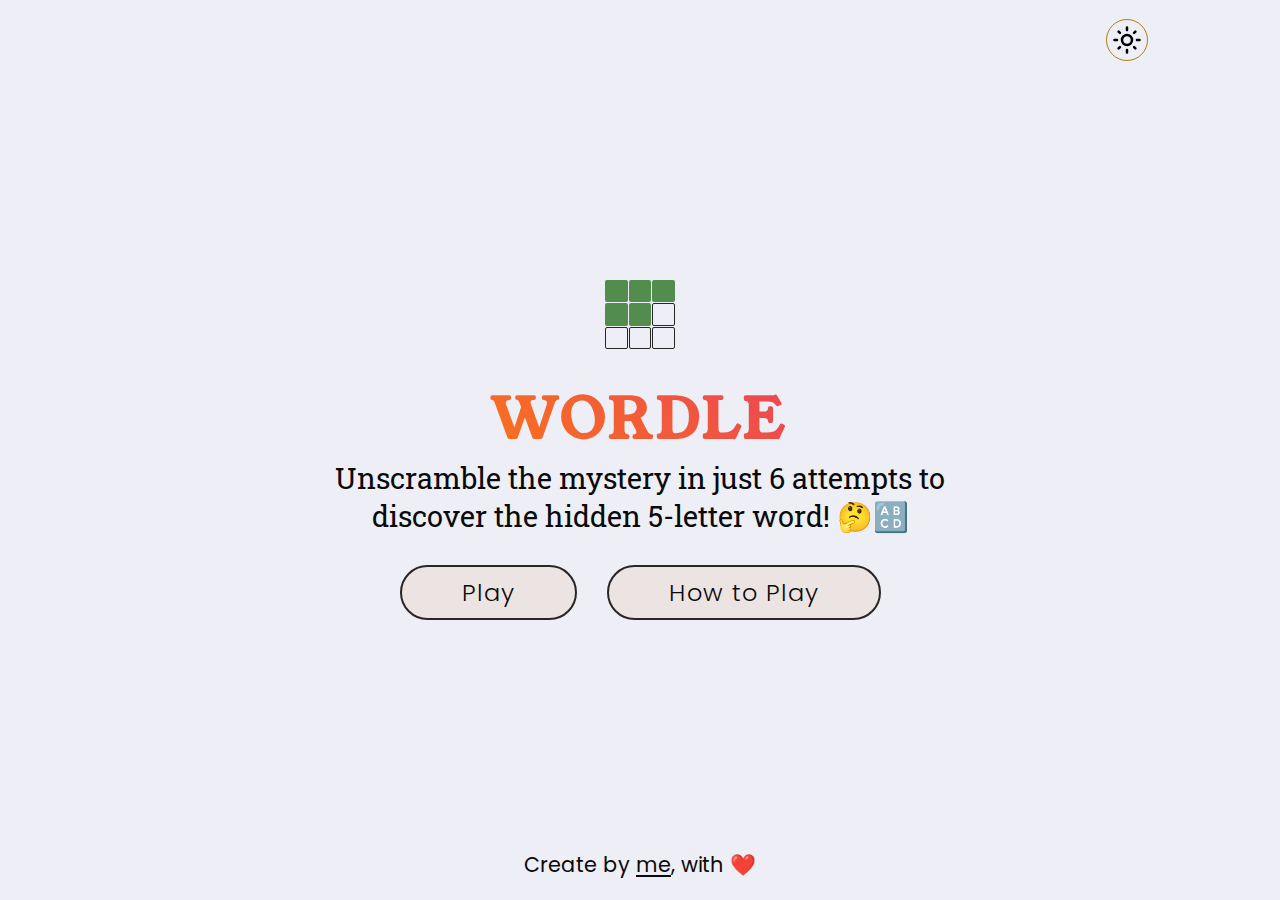
<file: index.html>
<!DOCTYPE html>
<html lang="en">
  <head>
    <meta charset="UTF-8" />
    <meta name="viewport" content="width=device-width, initial-scale=1.0" />
        <link rel="shortcut icon" href="./assets/Favicon-For-Wordle.svg" type="image/x-icon">
    <link rel="stylesheet" href="./src/css/style.css" />
    <title>Wordle</title>
  </head>
  <body data-theme="light">
    <main>
      <div class="theme">
        <img
          class="theme-icon"
          data-select-theme="dark"
          src="./assets/dark_mode_FILL0_wght400_GRAD0_opsz24.svg"
          alt=""
        />
        <img
          class="theme-icon"
          data-select-theme="light"
          src="./assets/light_mode_FILL0_wght400_GRAD0_opsz24.svg"
          alt=""
        />
      </div>
      <div class="header">
        <div class="wordle-box">
          <div class="tile dance-tiles"></div>
          <div class="tile dance-tiles"></div>
          <div class="tile dance-tiles"></div>
          <div class="tile dance-tiles"></div>
          <div class="tile dance-tiles"></div>
          <div class="tile"></div>
          <div class="tile"></div>
          <div class="tile"></div>
          <div class="tile"></div>
        </div>
        <div class="header-text">
          <h1 class="title">Wordle</h1>
          <h4 class="description">
            Unscramble the mystery in just 6 attempts to discover the hidden
            5-letter word! 🤔🔠
          </h4>
        </div>
        <div class="wordle-buttons">
          <button onclick="openWordle()" class="btn play-button">Play</button>
          <button data-play-btn class="btn rules-button">How to Play</button>
        </div>
      </div>

      <!-- How to play  -->
      <div data-play-container class="how-to-play-section">
        <button data-cut-btn class="cut-button"><svg xmlns="http://www.w3.org/2000/svg" height="1em" viewBox="0 0 384 512"><path d="M342.6 150.6c12.5-12.5 12.5-32.8 0-45.3s-32.8-12.5-45.3 0L192 210.7 86.6 105.4c-12.5-12.5-32.8-12.5-45.3 0s-12.5 32.8 0 45.3L146.7 256 41.4 361.4c-12.5 12.5-12.5 32.8 0 45.3s32.8 12.5 45.3 0L192 301.3 297.4 406.6c12.5 12.5 32.8 12.5 45.3 0s12.5-32.8 0-45.3L237.3 256 342.6 150.6z"/></svg></button>
        <div class="how-to-play-description">
          <h2>How To Play</h2>
          <p>Guess the Wordle in 6 tries.</p>
          <ul>
            <li>Each guess must be a valid 5-letter word.</li>
            <li>
              The color of the tiles will change to show how close your guess
              was to the word.
            </li>
          </ul>
        </div>
        <div class="examples">
          <h4>Examples</h4>
          <div class="example correct-spot">
            <div class="tiles">
              <div class="tile flip correct">A</div>
              <div class="tile">P</div>
              <div class="tile">P</div>
              <div class="tile">L</div>
              <div class="tile">E</div>
            </div>
            <p><strong>A</strong> is in the word and in the correct spot.</p>
          </div>
          <div class="example wrong-spot">
            <div class="tiles">
              <div class="tile">A</div>
              <div class="tile wrong-location flip">P</div>
              <div class="tile">P</div>
              <div class="tile">L</div>
              <div class="tile">E</div>
            </div>
            <p><strong>P</strong> is in the word but in the wrong spot.</p>
          </div>
          <div class="example not-in-word">
            <div class="tiles">
              <div class="tile">A</div>
              <div class="tile">P</div>
              <div class="tile">P</div>
              <div class="tile flip wrong">L</div>
              <div class="tile">E</div>
            </div>
            <p><strong>L</strong> is not in the word in any spot.</p>
          </div>
        </div>
      </div>

      </div>
    </main>

    <footer>
      <p class="about">
        Create by
        <a href="https://abhinavyadav.bio.link/" target="_blank">me</a>, with ❤️
      </p>
    </footer>
    <script src="./src/js/script.js"></script>
    <script src="./src/js/theme.js"></script>
  </body>
</html>
</file>
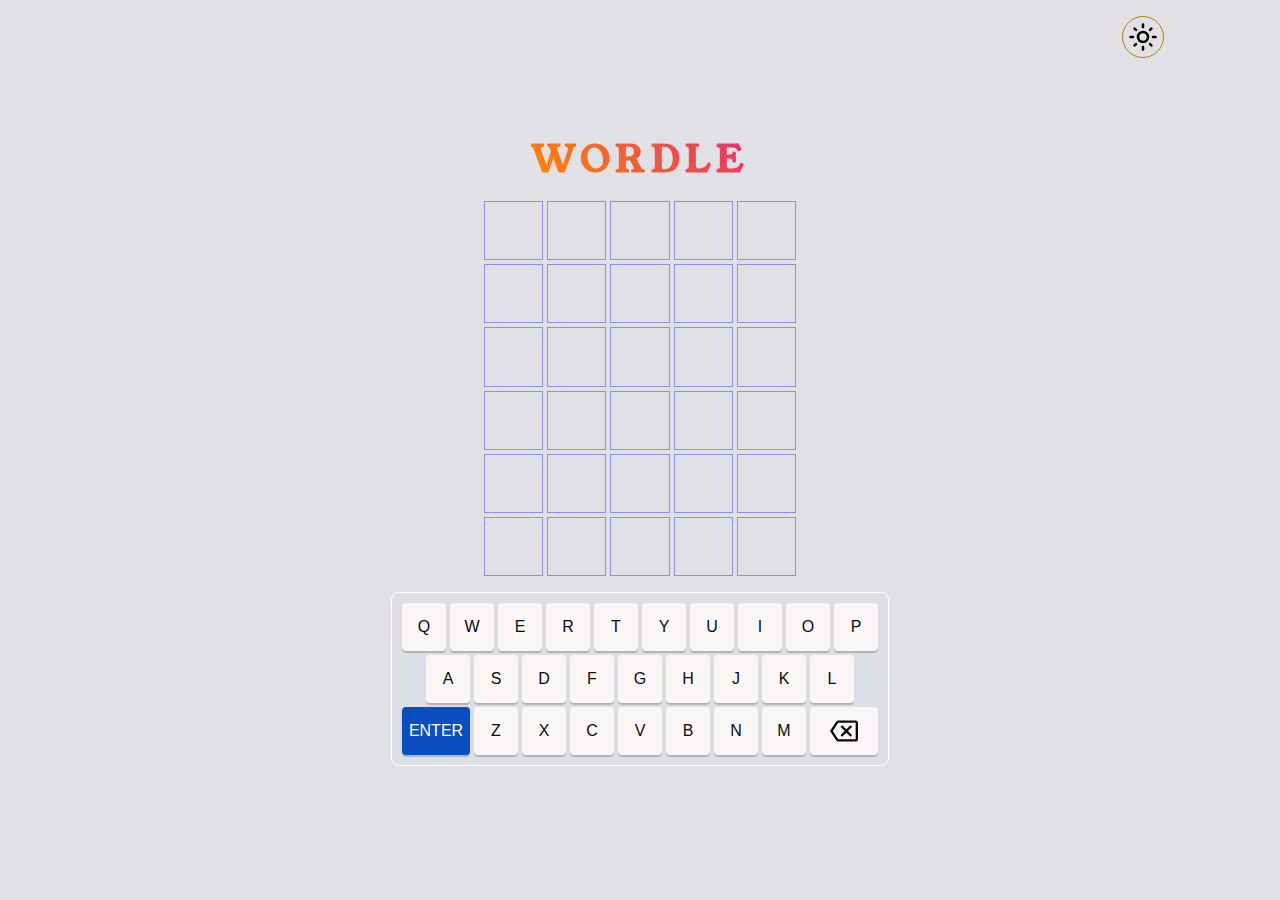
<file: src/html/wordle.html>
<!DOCTYPE html>
<html lang="en">
  <head>
    <meta charset="UTF-8" />
    <meta name="viewport" content="width=device-width, initial-scale=1.0" />
        <link rel="shortcut icon" href="../../assets/Favicon-For-Wordle.svg" type="image/x-icon">
    <link rel="stylesheet" href="../css/wordle.css" />
    <title>Play Wordle</title>
  </head>
  <body data-theme="light">
    <div class="theme">
      <img
        class="theme-icon"
        data-select-theme="dark"
        src="../../assets/dark_mode_FILL0_wght400_GRAD0_opsz24.svg"
        alt=""
      />
      <img
        class="theme-icon"
        data-select-theme="light"
        src="../../assets/light_mode_FILL0_wght400_GRAD0_opsz24.svg"
        alt=""
      />
    </div>
    <div class="header">
      <h1 class="heading">WORDLE</h1>
    </div>
    <div class="alert-container" data-alert-container></div>
    <div data-guess-grid class="guess-grid">
      <div class="tile"></div>
      <div class="tile"></div>
      <div class="tile"></div>
      <div class="tile"></div>
      <div class="tile"></div>
      <div class="tile"></div>
      <div class="tile"></div>
      <div class="tile"></div>
      <div class="tile"></div>
      <div class="tile"></div>
      <div class="tile"></div>
      <div class="tile"></div>
      <div class="tile"></div>
      <div class="tile"></div>
      <div class="tile"></div>
      <div class="tile"></div>
      <div class="tile"></div>
      <div class="tile"></div>
      <div class="tile"></div>
      <div class="tile"></div>
      <div class="tile"></div>
      <div class="tile"></div>
      <div class="tile"></div>
      <div class="tile"></div>
      <div class="tile"></div>
      <div class="tile"></div>
      <div class="tile"></div>
      <div class="tile"></div>
      <div class="tile"></div>
      <div class="tile"></div>
    </div>
    <div data-keyboard class="keyboard">
      <button class="key" data-key="q">Q</button>
      <button class="key" data-key="w">W</button>
      <button class="key" data-key="e">E</button>
      <button class="key" data-key="r">R</button>
      <button class="key" data-key="t">T</button>
      <button class="key" data-key="y">Y</button>
      <button class="key" data-key="u">U</button>
      <button class="key" data-key="i">I</button>
      <button class="key" data-key="o">O</button>
      <button class="key" data-key="p">P</button>
      <div class="space"></div>
      <button class="key" data-key="a">A</button>
      <button class="key" data-key="s">S</button>
      <button class="key" data-key="d">D</button>
      <button class="key" data-key="f">F</button>
      <button class="key" data-key="g">G</button>
      <button class="key" data-key="h">H</button>
      <button class="key" data-key="j">J</button>
      <button class="key" data-key="k">K</button>
      <button class="key" data-key="l">L</button>
      <div class="space"></div>
      <button data-enter class="key large">ENTER</button>
      <button class="key" data-key="z">Z</button>
      <button class="key" data-key="x">X</button>
      <button class="key" data-key="c">C</button>
      <button class="key" data-key="v">V</button>
      <button class="key" data-key="b">B</button>
      <button class="key" data-key="n">N</button>
      <button class="key" data-key="m">M</button>
      <button data-delete class="key large">
        <svg
          data-delete
          xmlns="http://www.w3.org/2000/svg"
          height="24"
          viewBox="0 0 24 24"
          width="24"
        >
          <path
            fill="var(--color-tone-1)"
            d="M22 3H7c-.69 0-1.23.35-1.59.88L0 12l5.41 8.11c.36.53.9.89 1.59.89h15c1.1 0 2-.9 2-2V5c0-1.1-.9-2-2-2zm0 16H7.07L2.4 12l4.66-7H22v14zm-11.59-2L14 13.41 17.59 17 19 15.59 15.41 12 19 8.41 17.59 7 14 10.59 10.41 7 9 8.41 12.59 12 9 15.59z"
          ></path>
        </svg>
      </button>
    </div>

    <script src="../js/theme.js"></script>
    <script src="../js/wordle.js"></script>
  </body>
</html>
</file>
<file: src/css/style.css>
@import url("https://fonts.googleapis.com/css2?family=Poppins:ital,wght@0,200;0,400;0,700;1,500&family=Roboto+Slab:wght@300&family=Young+Serif&display=swap");
*,
*::after,
*::before {
  padding: 0;
  margin: 0;
  box-sizing: border-box;
  font-family: "Roboto Slab", serif;
}

:root,
[data-theme="dark"] {
  --text-clr: white;
  --bg-clr: hsl(240, 90%, 4%);
  --bg-btn-clr: rgba(255, 255, 255, 0.102);
  --bg-btn-hvr-clr: rgba(255, 255, 255, 0.007);
  --border-clr: hsl(0, 0%, 97%);
  --clr-theme-icon: white;
  --bg-how-to-play: rgb(37, 34, 34);
  --clr-fill-cut-icon: white;
}

:root,
[data-theme="light"] {
  --font-roboto-slab: "Roboto Slab", serif;
  --font-poppins: "Poppins", sans-serif;
  --text-clr: rgb(10, 10, 10);
  --bg-clr: hsl(240, 30%, 95%);
  --bg-btn-clr: rgb(236, 227, 227);
  --bg-btn-hvr-clr: rgb(224, 213, 213);
  --border-clr: hsl(0, 4%, 15%);
  --clr-theme-icon: black;
  --bg-how-to-play: rgb(208, 208, 208);
  --clr-fill-cut-icon: rgb(0, 0, 0);
}

body {
  background-color: var(--bg-clr);
  max-width: 1080px;
  height: 100vh;
  margin-inline: auto;
  padding: 0.4em;
  font-size: clamp(0.5rem, 2.5vmin, 1.5rem);
  display: flex;
  align-items: center;
  justify-content: center;
  color: var(--text-clr);
  position: relative;
}

ul,
li {
  margin: 0;
  padding: 0;
}

.theme {
  position: absolute;
  right: 2rem;
  top: 1.2rem;
  border: 1px solid rgb(168, 132, 13);
  border-radius: 50px;
  padding: 5px;
  display: flex;
  place-items: center;
}

.theme > [data-select-theme="dark"] {
  display: none;
}

.theme > .theme-icon {
  width: 30px;
}

.btn {
  font-family: var(--font-poppins);
  font-weight: 300;
  font-size: 1.5rem;
  outline: none;
  border: none;
  letter-spacing: 1px;
  padding: 8px 60px;
  color: var(--text-clr);
  border: 2px var(--border-clr) solid;
  background-color: var(--bg-btn-clr);
  border-radius: 30px;
  cursor: pointer;
}

.btn:hover {
  background-color: var(--bg-btn-hvr-clr);
}

.header {
  max-width: 700px;
  height: 600px;
  display: flex;
  flex-direction: column;
  align-items: center;
  justify-content: center;
  gap: 30px;
}

.wordle-box {
  display: grid;
  justify-content: center;
  align-content: center;
  grid-template-columns: repeat(3, 1.4rem);
  grid-template-rows: repeat(3, 1.4rem);
  gap: 1px;
}

.tile {
  border-radius: 2px;
  border: 0.05em solid var(--border-clr);
}

.tile.dance-tiles {
  border: none;
  background-color: hsl(115, 29%, 43%);
  animation: dance 2s infinite linear;
}
@keyframes dance {
  20% {
    transform: translateY(-50%);
  }

  40% {
    transform: translateY(5%);
  }

  60% {
    transform: translateY(-25%);
  }

  80% {
    transform: translateY(2.5%);
    background-color: hsl(49, 51%, 47%);
  }

  90% {
    transform: translateY(-5%);
  }

  100% {
    transform: translateY(0);
  }
}

.header-text {
  text-align: center;
}

.title {
  font-family: "Young Serif", sans-serif;
  font-size: 3.5rem;
  letter-spacing: 4px;
  margin-bottom: 1px;
  background: linear-gradient(45deg, #ff8a00, #e52e71);
  -webkit-background-clip: text;
  color: transparent;
  text-transform: uppercase;
}

.description {
  font-weight: 400;
  font-size: 1.8rem;
}

.wordle-buttons {
  display: flex;
  gap: 30px;
}

footer {
  position: absolute;
  bottom: 20px;
}

.about {
  font-family: var(--font-poppins);
  font-size: 1.3rem;
}

.about > a {
  font-family: inherit;
  text-decoration-thickness: 2px;
  text-underline-offset: 3px;
  color: inherit;
  text-decoration-color: var(--text-clr);
}
.about > a:hover {
  background: linear-gradient(45deg, #ff8a00, #e52e71);
  -webkit-background-clip: text;
  color: transparent;
  text-decoration: none;
}

/* How to Play Banner */
.how-to-play-section {
  top: -200%;
  left: 50%;
  transform: translate(-50%, -50%);
  position: absolute;
  background-color: var(--bg-how-to-play);
  border-radius: 10px;
  padding-inline: 1.7rem;
  padding-block: 1.4rem;
  transition: top 0.5s ease;
  max-width: 620px;
  width: 100%;
}

.cut-button {
  position: absolute;
  right: 1.7rem;
  top: 1.4rem;
  background: none;
  border: none;
  cursor: pointer;
}
.cut-button > svg {
  font-size: 1.5rem;
  fill: var(--clr-fill-cut-icon);
}

.how-to-play-description {
  margin-top: 1rem;
}
.how-to-play-description > h2 {
  font-family: var(--font-poppins);
  font-size: 2rem;
}
.how-to-play-description > p {
  font-family: var(--font-poppins);
  font-size: 1.3rem;
  margin-bottom: 10px;
}
.how-to-play-description > ul > li {
  font-weight: 300;
  font-family: var(--font-poppins);
  font-size: 1.1rem;
  margin-left: 15px;
  line-height: 1.3;
}
.how-to-play-description > ul {
  margin-bottom: 1rem;
}

.examples > h4 {
  font-family: var(--font-poppins);
  font-weight: 500;
  font-size: 1.3rem;
  margin-bottom: 8px;
}

.example:not(:nth-last-child(1)) {
  margin-bottom: 10px;
}

.example {
  display: flex;
  flex-direction: column;
  gap: 5px;
}
.example > p {
  font-family: var(--font-poppins);
  font-size: 1rem;
}
.example > p > strong {
  font-family: inherit;
  font-weight: 900;
}

.tiles {
  display: grid;
  grid-template-columns: repeat(5, 3rem);
  grid-template-rows: repeat(1, 3rem);
  gap: 4px;
}

.tile {
  font-family: var(--font-poppins);
  font-size: 2rem;
  text-align: center;
  font-weight: 900;
  user-select: none;
}

.tiles > .correct {
  border: none;
  background-color: hsl(115, 29%, 43%);
  color: white;
}
.tiles > .tile.wrong-location {
  border: none;
  background-color: hsl(49, 51%, 47%);
  color: white;
}
.tiles > .wrong {
  border: none;
  background-color: hsl(240, 2%, 23%);
  color: white;
}

@keyframes flip {
  from {
    transform: rotateX(90deg);
  }
  to {
    transform: rotateX(0);
  }
}

/* Media Queries */

@media only screen and (max-width: 800px) {
  .title {
    font-size: 2.8rem;
  }
  .description {
    max-width: 440px;
    font-size: 1.3rem;
  }
  .btn {
    font-size: 1.2rem;
    padding: 10px 15px;
    border-radius: 30px;
  }
  .wordle-buttons {
    display: flex;
    flex-direction: column;
    gap: 20px;
  }

  .about {
    font-size: 1.2rem;
  }

  /*How to Play*/
  .how-to-play-description > h2 {
    font-size: 1.8rem;
  }

  .how-to-play-description > p {
    font-size: 1.1rem;
    margin-bottom: 8px;
  }

  .how-to-play-description > ul > li {
    font-size: 1rem;
    margin-left: 15px;
    line-height: 1.2;
  }
  .examples > h4 {
    font-size: 1.1rem;
  }

  .example > p {
    font-size: 0.9rem;
  }

  .tiles {
    display: grid;
    grid-template-columns: repeat(5, 2.8rem);
    grid-template-rows: repeat(1, 2.8rem);
    gap: 3px;
  }

  .tile {
    font-size: 1.8rem;
  }
}
@media only screen and (max-width: 600px) {
  .title {
    font-size: 2.2rem;
  }
  .description {
    max-width: 300px;
    font-size: 1.2rem;
  }
  .btn {
    font-size: 1rem;
    padding: 7px 12px;
    border-radius: 30px;
  }
  .wordle-buttons {
    gap: 15px;
  }

  .about {
    font-size: 1.1rem;
  }
  .wordle-box {
    grid-template-columns: repeat(3, 1rem);
    grid-template-rows: repeat(3, 1rem);
    gap: 1px;
  }
}
</file>
<file: src/css/wordle.css>
@import url("https://fonts.googleapis.com/css2?family=Poppins:ital,wght@0,200;0,400;0,700;1,500&family=Roboto+Slab:wght@300&family=Young+Serif&display=swap");


*,
*::after,
*::before {
  padding: 0;
  margin: 0;
  box-sizing: border-box;
  font-family: "Roboto", sans-serif;
}


:root, [data-theme="light"] {
  --font-poppins: "Poppins", sans-serif;
  --text-clr: rgb(10, 10, 10);
  --bg-clr: hsl(240, 7%, 89%);
  --bg-btn-clr: rgba(255, 255, 255, 0.034);
  --bg-btn-hvr-clr: rgba(255, 255, 255, 0.007);
  --border-clr: hsl(0, 4%, 15%);
  --clr-theme-icon: black;
  --bg-kb: #dce0e4;
  --bg-key: rgb(250, 246, 246);
  --bg-key-hvr : rgb(235, 230, 230);
  --clr-tiles-text : black;
  --clr-tiles-border: rgb(142, 142, 229);
  --clr-tiles-border-active : rgb(35, 35, 70);
}

[data-theme="dark"] {
  --font-poppins: "Poppins", sans-serif;
  --text-clr: white;
  --bg-clr: hsl(240, 90%, 4%);
  --bg-btn-clr: rgba(255, 255, 255, 0.034);
  --bg-btn-hvr-clr: rgba(255, 255, 255, 0.007);
  --border-clr: hsl(0, 0%, 97%);
  --clr-theme-icon: white;
  --bg-kb: #16181a;
  --bg-key: hsl(207, 6%,30%);
  --bg-key-hvr : hsl(204, 4%, 22%);
  --clr-tiles-text : white;
  --clr-tiles-border: hsl(240, 2%, 23%);
  --clr-tiles-border-active : hsl(200, 1%, 34%);
}



body {
  background-color: var(--bg-clr);
  display: flex;
  max-width: 1080px;
  flex-direction: column;
  height: 100vh;
  justify-content: center;
  align-items: center;
  margin-inline: auto;
  padding: 0.4rem;
  gap: 1rem;
  position: relative;
}


.theme {
  position: absolute;
  right: 1rem;
  top: 1rem;
  border: 1px solid rgb(168, 132, 13);
  border-radius: 50px;
  padding: 5px;
  display: flex;
  place-items: center;
  cursor: pointer;
}
.theme > [data-select-theme='dark'] {
  display: none;
}

.theme > .theme-icon {
  width: 30px;
} 

.heading {
  font-family: "Young Serif", serif;
  background: linear-gradient(45deg, #ff8a00, #e52e71);
  -webkit-background-clip: text;
  color: transparent;
  text-align: center;
  letter-spacing: 6px;
  font-size: 2.3rem;
  user-select: none;
}

.keyboard {
  display: grid;
  grid-template-columns: repeat(20, minmax(auto, 1.25rem));
  grid-auto-rows: 3rem;
  gap: 0.25rem;
  justify-content: center;
  max-width: 500px;
  margin-inline: auto;
  border: 1.8px solid white;
  border-radius: 8px;
  padding: 10px;
  background-color: var(--bg-kb);
}

.key {
  font-weight: 500;
  font-size: 1rem;
  grid-column: span 2;
  border: none;
  padding: 0;
  display: flex;
  justify-content: center;
  align-items: center;
  background-color: var(--bg-key);
  color: var(--text-clr);
  fill: var(--text-clr);
  text-transform: uppercase;
  border-radius: 0.25rem;
  cursor: pointer;
  user-select: none;
  box-shadow: 0px 2px 1px rgba(0, 0, 0, 0.2);
}

.key.large {
  grid-column: span 3;
}

.key > svg {
  width: 1.75em;
  height: 1.75em;
}

.key:hover,
.key:focus {
  background-color: var(--bg-key-hvr);
}

.key.wrong {
  background-color: hsl(240, 2%, 23%);
  color: white
}

.key.wrong-location {
  background-color: hsl(49, 51%, 47%);
  color: white;
}

.key.correct {
  background-color: hsl(115, 29%, 43%);
  color: white;
}
.key[data-enter] {
  background-color: hsl(218, 89%, var(--lightness, 40%));
  color: white;
}

.guess-grid {
  display: grid;
  justify-content: center;
  align-content: center;
  grid-template-columns: repeat(5, 3.7rem);
  grid-template-rows: repeat(6, 3.7rem);
  gap: 0.25rem;
}

.tile {
  font-size: 2rem;
  color: var(--clr-tiles-text);
  border: 0.05em solid var(--clr-tiles-border);
  text-transform: uppercase;
  font-weight: bold;
  display: flex;
  justify-content: center;
  align-items: center;
  user-select: none;
  transition: transform 250ms linear;
}

.tile[data-state="active"] {
  border-color: var(--clr-tiles-border-active);
}

.tile[data-state="wrong"] {
  color: white;
  border: none;
  background-color: hsl(240, 2%, 23%);
}

.tile[data-state="wrong-location"] {
  color: white;
  border: none;
  background-color: hsl(49, 51%, 47%);
}

.tile[data-state="correct"] {
  color: white;
  border: none;
  background-color: hsl(115, 29%, 43%);
}

.tile.shake {
  animation: shake 250ms ease-in-out;
}

.tile.dance {
  animation: dance 500ms ease-in-out;
}

.tile.flip {
  transform: rotateX(90deg);
}

@keyframes shake {
  10% {
    transform: translateX(-5%);
  }

  30% {
    transform: translateX(5%);
  }

  50% {
    transform: translateX(-7.5%);
  }

  70% {
    transform: translateX(7.5%);
  }

  90% {
    transform: translateX(-5%);
  }

  100% {
    transform: translateX(0);
  }
}

@keyframes dance {
  20% {
    transform: translateY(-50%);
  }

  40% {
    transform: translateY(5%);
  }

  60% {
    transform: translateY(-25%);
  }

  80% {
    transform: translateY(2.5%);
  }

  90% {
    transform: translateY(-5%);
  }

  100% {
    transform: translateY(0);
  }
}

.alert-container {
  position: fixed;
  top: 2rem;
  left: 50vw;
  transform: translateX(-50%);
  z-index: 1;
  display: flex;
  flex-direction: column;
  align-items: center;
}

.alert {
  font-family: 'Roboto', 'sans-serif';
  font-weight: 500;
  font-size: 1.2rem;
  pointer-events: none;
  color: white;
  background: linear-gradient(to right, rgb(148, 19, 19), rgb(0, 136, 255));
  padding: 0.4em;
  border-radius: 0.25em;
  opacity: 1;
  transition: opacity 500ms ease-in-out;
  margin-bottom: 0.5em;
}

.alert:last-child {
  margin-bottom: 0;
}

.alert.hide {
  opacity: 0;
}



@media only screen and (max-width: 600px) {
  body {
    gap: 2rem;
  }
  .heading {
    font-size: 2.3rem;
  }
  .keyboard {
    display: grid;
    grid-template-columns: repeat(20, minmax(auto, 1rem));
    grid-auto-rows: 2.4rem;
    gap: 0.22rem;
    justify-content: center;
    max-width: 500px;
    margin-inline: auto;
    border: 1.3px solid white;
    border-radius: 5px;
    padding: 7px;
  }

  .guess-grid {
    grid-template-columns: repeat(5, 3.5rem);
    grid-template-rows: repeat(6, 3.5rem);
    gap: 0.21rem;
  }
  .tile {
    font-size: 1.5rem;
  }
}

@media only screen and (max-width: 430px) {
  body {
    gap: 2rem;
  }
  .heading {
    font-size: 2rem;
  }
  .keyboard {
    display: grid;
    grid-template-columns: repeat(20, minmax(auto, 0.9rem));
    grid-auto-rows: 2.2rem;
    gap: 0.20rem;
    justify-content: center;
    max-width: 500px;
    margin-inline: auto;
    border: 1.3px solid white;
    border-radius: 5px;
    padding: 7px;
  }

  .key {
    font-size: 0.9rem;
  }

  .guess-grid {
    grid-template-columns: repeat(5, 3.3rem);
    grid-template-rows: repeat(6, 3.3rem);
    gap: 0.21rem;
  }
  .tile {
    font-size: 1.5rem;
  }
}


footer {
  position: absolute;
  bottom: 10px;
}

.about {
  color: var(--text-clr);
  font-family: var(--font-poppins);
  font-size: 1.3rem;
}

.about > a {
  font-family: inherit;
  text-decoration-thickness: 2px;
  text-underline-offset: 3px;
  color: inherit;
  text-decoration-color: var(--text-clr);
}
.about > a:hover {
  background: linear-gradient(45deg, #ff8a00, #e52e71);
  -webkit-background-clip: text;
  color: transparent;
  text-decoration: none;
}
</file>
